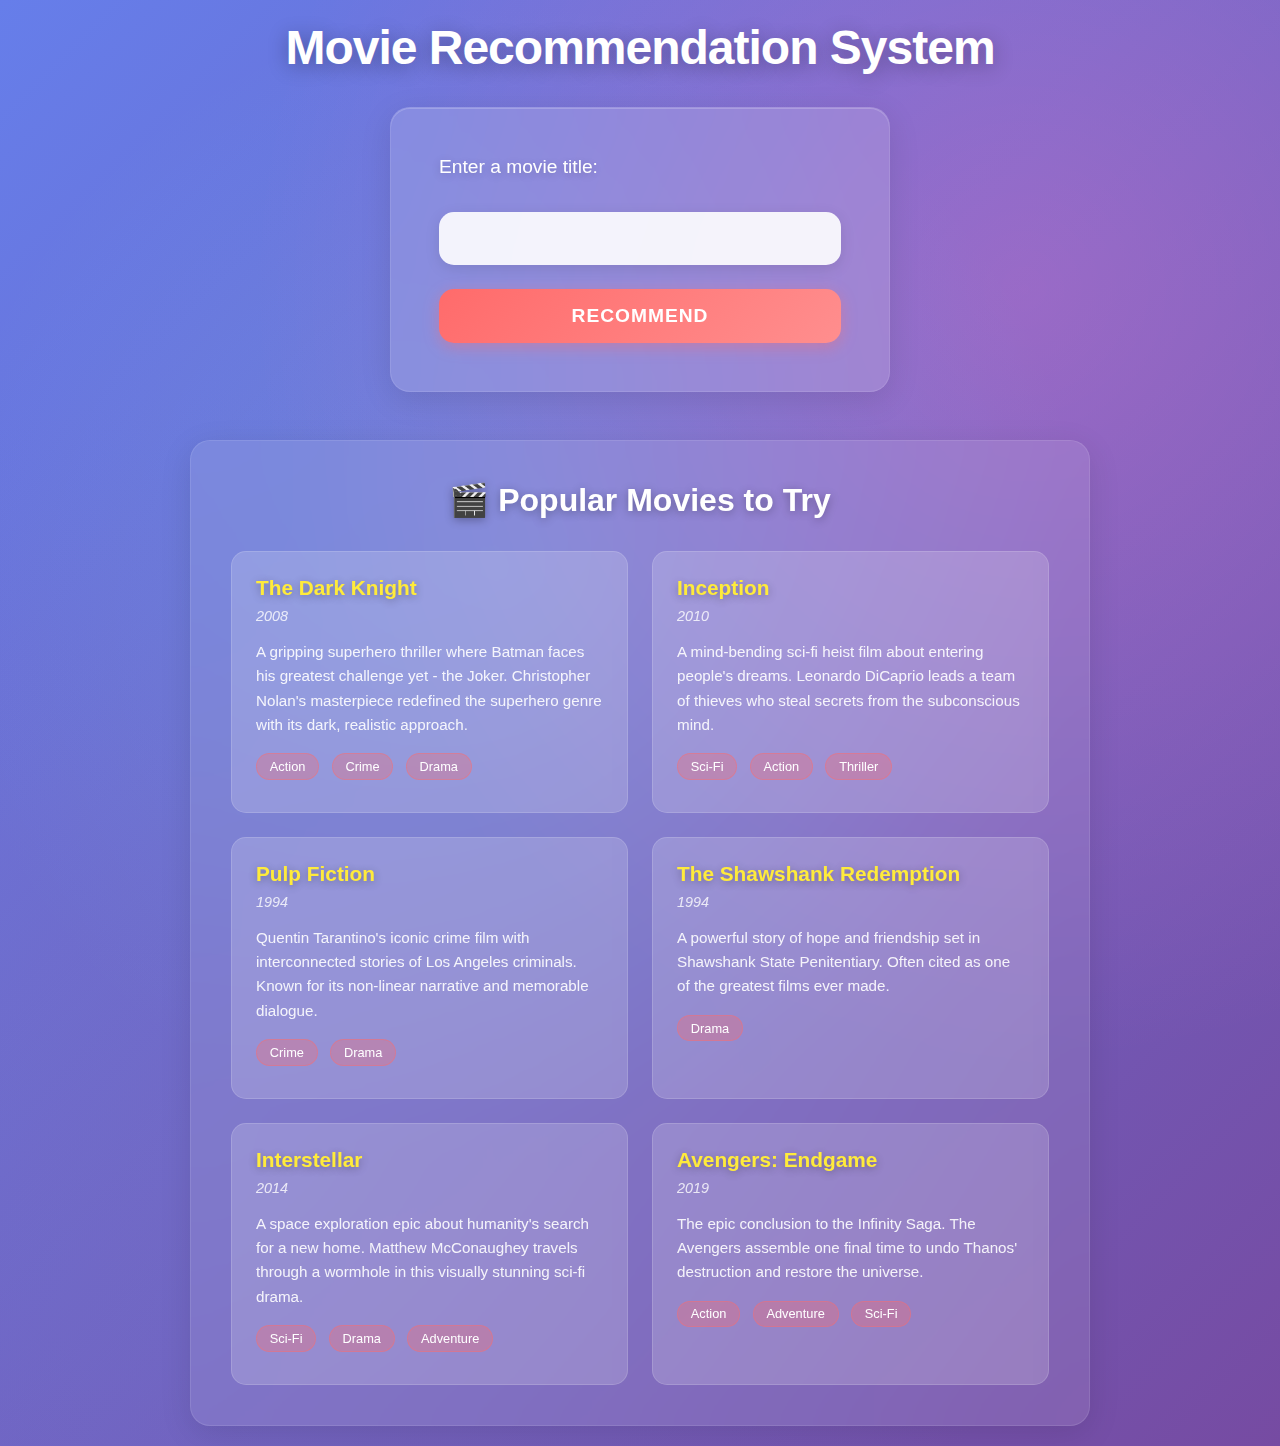
<file: Movie-Recommdation/templates/index.html>
<!DOCTYPE html>
<html lang="en">
<head>
    <meta charset="UTF-8" />
    <title>Movie Recommendation System</title>
    <style>
        * {
            margin: 0;
            padding: 0;
            box-sizing: border-box;
        }

        body {
            font-family: 'Segoe UI', Tahoma, Geneva, Verdana, sans-serif;
            background: linear-gradient(135deg, #667eea 0%, #764ba2 100%);
            min-height: 100vh;
            display: flex;
            flex-direction: column;
            align-items: center;
            justify-content: center;
            padding: 20px;
            position: relative;
            overflow-x: hidden;
        }

        body::before {
            content: '';
            position: absolute;
            top: 0;
            left: 0;
            right: 0;
            bottom: 0;
            background: 
                radial-gradient(circle at 20% 80%, rgba(120, 119, 198, 0.3) 0%, transparent 50%),
                radial-gradient(circle at 80% 20%, rgba(255, 119, 198, 0.3) 0%, transparent 50%),
                radial-gradient(circle at 40% 40%, rgba(120, 219, 255, 0.2) 0%, transparent 50%);
            animation: float 6s ease-in-out infinite;
        }

        @keyframes float {
            0%, 100% { transform: translateY(0px) rotate(0deg); }
            50% { transform: translateY(-20px) rotate(2deg); }
        }

        h1 {
            color: white;
            font-size: 3rem;
            font-weight: 700;
            text-align: center;
            margin-bottom: 2rem;
            text-shadow: 0 4px 20px rgba(0, 0, 0, 0.3);
            position: relative;
            z-index: 2;
            letter-spacing: -1px;
            animation: fadeInDown 1s ease-out;
        }

        @keyframes fadeInDown {
            from {
                opacity: 0;
                transform: translateY(-30px);
            }
            to {
                opacity: 1;
                transform: translateY(0);
            }
        }

        form {
            background: rgba(255, 255, 255, 0.15);
            backdrop-filter: blur(20px);
            border-radius: 20px;
            padding: 3rem;
            box-shadow: 
                0 8px 32px rgba(0, 0, 0, 0.1),
                inset 0 1px 0 rgba(255, 255, 255, 0.2);
            border: 1px solid rgba(255, 255, 255, 0.1);
            max-width: 500px;
            width: 100%;
            position: relative;
            z-index: 2;
            animation: fadeInUp 1s ease-out 0.3s both;
            transition: transform 0.3s ease, box-shadow 0.3s ease;
        }

        form:hover {
            transform: translateY(-5px);
            box-shadow: 
                0 12px 40px rgba(0, 0, 0, 0.15),
                inset 0 1px 0 rgba(255, 255, 255, 0.2);
        }

        @keyframes fadeInUp {
            from {
                opacity: 0;
                transform: translateY(30px);
            }
            to {
                opacity: 1;
                transform: translateY(0);
            }
        }

        label {
            display: block;
            color: white;
            font-size: 1.2rem;
            font-weight: 500;
            margin-bottom: 1rem;
            text-shadow: 0 2px 10px rgba(0, 0, 0, 0.2);
        }

        input[type="text"] {
            width: 100%;
            padding: 1rem 1.5rem;
            font-size: 1.1rem;
            border: none;
            border-radius: 15px;
            background: rgba(255, 255, 255, 0.9);
            margin-bottom: 1.5rem;
            transition: all 0.3s ease;
            box-shadow: 0 4px 15px rgba(0, 0, 0, 0.1);
            outline: none;
        }

        input[type="text"]:focus {
            background: white;
            box-shadow: 
                0 6px 25px rgba(0, 0, 0, 0.15),
                0 0 0 3px rgba(255, 255, 255, 0.3);
            transform: translateY(-2px);
        }

        input[type="text"]::placeholder {
            color: #999;
            font-style: italic;
        }

        button {
            width: 100%;
            padding: 1rem 2rem;
            font-size: 1.2rem;
            font-weight: 600;
            border: none;
            border-radius: 15px;
            background: linear-gradient(135deg, #ff6b6b, #ff8e8e);
            color: white;
            cursor: pointer;
            transition: all 0.3s ease;
            box-shadow: 0 4px 15px rgba(255, 107, 107, 0.4);
            text-transform: uppercase;
            letter-spacing: 1px;
            position: relative;
            overflow: hidden;
        }

        button::before {
            content: '';
            position: absolute;
            top: 0;
            left: -100%;
            width: 100%;
            height: 100%;
            background: linear-gradient(90deg, transparent, rgba(255, 255, 255, 0.2), transparent);
            transition: left 0.5s;
        }

        button:hover {
            background: linear-gradient(135deg, #ff5252, #ff7979);
            box-shadow: 0 6px 25px rgba(255, 107, 107, 0.6);
            transform: translateY(-3px);
        }

        button:hover::before {
            left: 100%;
        }

        button:active {
            transform: translateY(-1px);
            box-shadow: 0 4px 15px rgba(255, 107, 107, 0.4);
        }

        /* Movie Examples Section */
        .movie-examples {
            background: rgba(255, 255, 255, 0.1);
            backdrop-filter: blur(20px);
            border-radius: 20px;
            padding: 2.5rem;
            margin-top: 3rem;
            max-width: 900px;
            width: 100%;
            position: relative;
            z-index: 2;
            border: 1px solid rgba(255, 255, 255, 0.1);
            box-shadow: 0 8px 32px rgba(0, 0, 0, 0.1);
            animation: fadeInUp 1s ease-out 0.6s both;
        }

        .movie-examples h2 {
            color: white;
            font-size: 2rem;
            font-weight: 600;
            text-align: center;
            margin-bottom: 2rem;
            text-shadow: 0 2px 10px rgba(0, 0, 0, 0.3);
        }

        .movies-grid {
            display: grid;
            grid-template-columns: repeat(auto-fit, minmax(280px, 1fr));
            gap: 1.5rem;
            margin-top: 1.5rem;
        }

        .movie-card {
            background: rgba(255, 255, 255, 0.08);
            border-radius: 15px;
            padding: 1.5rem;
            border: 1px solid rgba(255, 255, 255, 0.15);
            transition: all 0.3s ease;
            cursor: pointer;
            backdrop-filter: blur(10px);
        }

        .movie-card:hover {
            transform: translateY(-5px) scale(1.02);
            background: rgba(255, 255, 255, 0.12);
            box-shadow: 0 10px 25px rgba(0, 0, 0, 0.2);
        }

        .movie-title {
            color: #ffeb3b;
            font-size: 1.3rem;
            font-weight: 700;
            margin-bottom: 0.5rem;
            text-shadow: 0 2px 8px rgba(0, 0, 0, 0.3);
        }

        .movie-year {
            color: rgba(255, 255, 255, 0.8);
            font-size: 0.9rem;
            margin-bottom: 1rem;
            font-style: italic;
        }

        .movie-description {
            color: rgba(255, 255, 255, 0.9);
            font-size: 0.95rem;
            line-height: 1.6;
            margin-bottom: 1rem;
        }

        .movie-genre {
            display: inline-block;
            background: rgba(255, 107, 107, 0.3);
            color: white;
            padding: 0.3rem 0.8rem;
            border-radius: 20px;
            font-size: 0.8rem;
            font-weight: 500;
            margin-right: 0.5rem;
            margin-bottom: 0.5rem;
            border: 1px solid rgba(255, 107, 107, 0.4);
        }

        @media (max-width: 768px) {
            h1 {
                font-size: 2.2rem;
                margin-bottom: 1.5rem;
            }
            
            form {
                padding: 2rem;
                margin: 0 10px;
            }
            
            .movie-examples {
                padding: 2rem;
                margin: 2rem 10px 0 10px;
            }
            
            .movie-examples h2 {
                font-size: 1.6rem;
            }
            
            .movies-grid {
                grid-template-columns: 1fr;
                gap: 1rem;
            }
            
            body {
                padding: 10px;
            }
        }

        @media (max-width: 480px) {
            h1 {
                font-size: 1.8rem;
            }
            
            form {
                padding: 1.5rem;
            }
            
            .movie-examples {
                padding: 1.5rem;
            }
            
            .movie-examples h2 {
                font-size: 1.4rem;
            }
            
            input[type="text"], button {
                font-size: 1rem;
            }
        }
    </style>
</head>
<body>
    <h1>Movie Recommendation System</h1>
    <form action="/recommend" method="post">
        <label for="movie_title">Enter a movie title:</label><br />
        <input type="text" id="movie_title" name="movie_title" required />
        <button type="submit">Recommend</button>
    </form>

    <div class="movie-examples">
        <h2>🎬 Popular Movies to Try</h2>
        <div class="movies-grid">
            <div class="movie-card">
                <div class="movie-title">The Dark Knight</div>
                <div class="movie-year">2008</div>
                <div class="movie-description">
                    A gripping superhero thriller where Batman faces his greatest challenge yet - the Joker. Christopher Nolan's masterpiece redefined the superhero genre with its dark, realistic approach.
                </div>
                <span class="movie-genre">Action</span>
                <span class="movie-genre">Crime</span>
                <span class="movie-genre">Drama</span>
            </div>

            <div class="movie-card">
                <div class="movie-title">Inception</div>
                <div class="movie-year">2010</div>
                <div class="movie-description">
                    A mind-bending sci-fi heist film about entering people's dreams. Leonardo DiCaprio leads a team of thieves who steal secrets from the subconscious mind.
                </div>
                <span class="movie-genre">Sci-Fi</span>
                <span class="movie-genre">Action</span>
                <span class="movie-genre">Thriller</span>
            </div>

            <div class="movie-card">
                <div class="movie-title">Pulp Fiction</div>
                <div class="movie-year">1994</div>
                <div class="movie-description">
                    Quentin Tarantino's iconic crime film with interconnected stories of Los Angeles criminals. Known for its non-linear narrative and memorable dialogue.
                </div>
                <span class="movie-genre">Crime</span>
                <span class="movie-genre">Drama</span>
            </div>

            <div class="movie-card">
                <div class="movie-title">The Shawshank Redemption</div>
                <div class="movie-year">1994</div>
                <div class="movie-description">
                    A powerful story of hope and friendship set in Shawshank State Penitentiary. Often cited as one of the greatest films ever made.
                </div>
                <span class="movie-genre">Drama</span>
            </div>

            <div class="movie-card">
                <div class="movie-title">Interstellar</div>
                <div class="movie-year">2014</div>
                <div class="movie-description">
                    A space exploration epic about humanity's search for a new home. Matthew McConaughey travels through a wormhole in this visually stunning sci-fi drama.
                </div>
                <span class="movie-genre">Sci-Fi</span>
                <span class="movie-genre">Drama</span>
                <span class="movie-genre">Adventure</span>
            </div>

            <div class="movie-card">
                <div class="movie-title">Avengers: Endgame</div>
                <div class="movie-year">2019</div>
                <div class="movie-description">
                    The epic conclusion to the Infinity Saga. The Avengers assemble one final time to undo Thanos' destruction and restore the universe.
                </div>
                <span class="movie-genre">Action</span>
                <span class="movie-genre">Adventure</span>
                <span class="movie-genre">Sci-Fi</span>
            </div>
        </div>
    </div>
</body>
</html>
</file>
